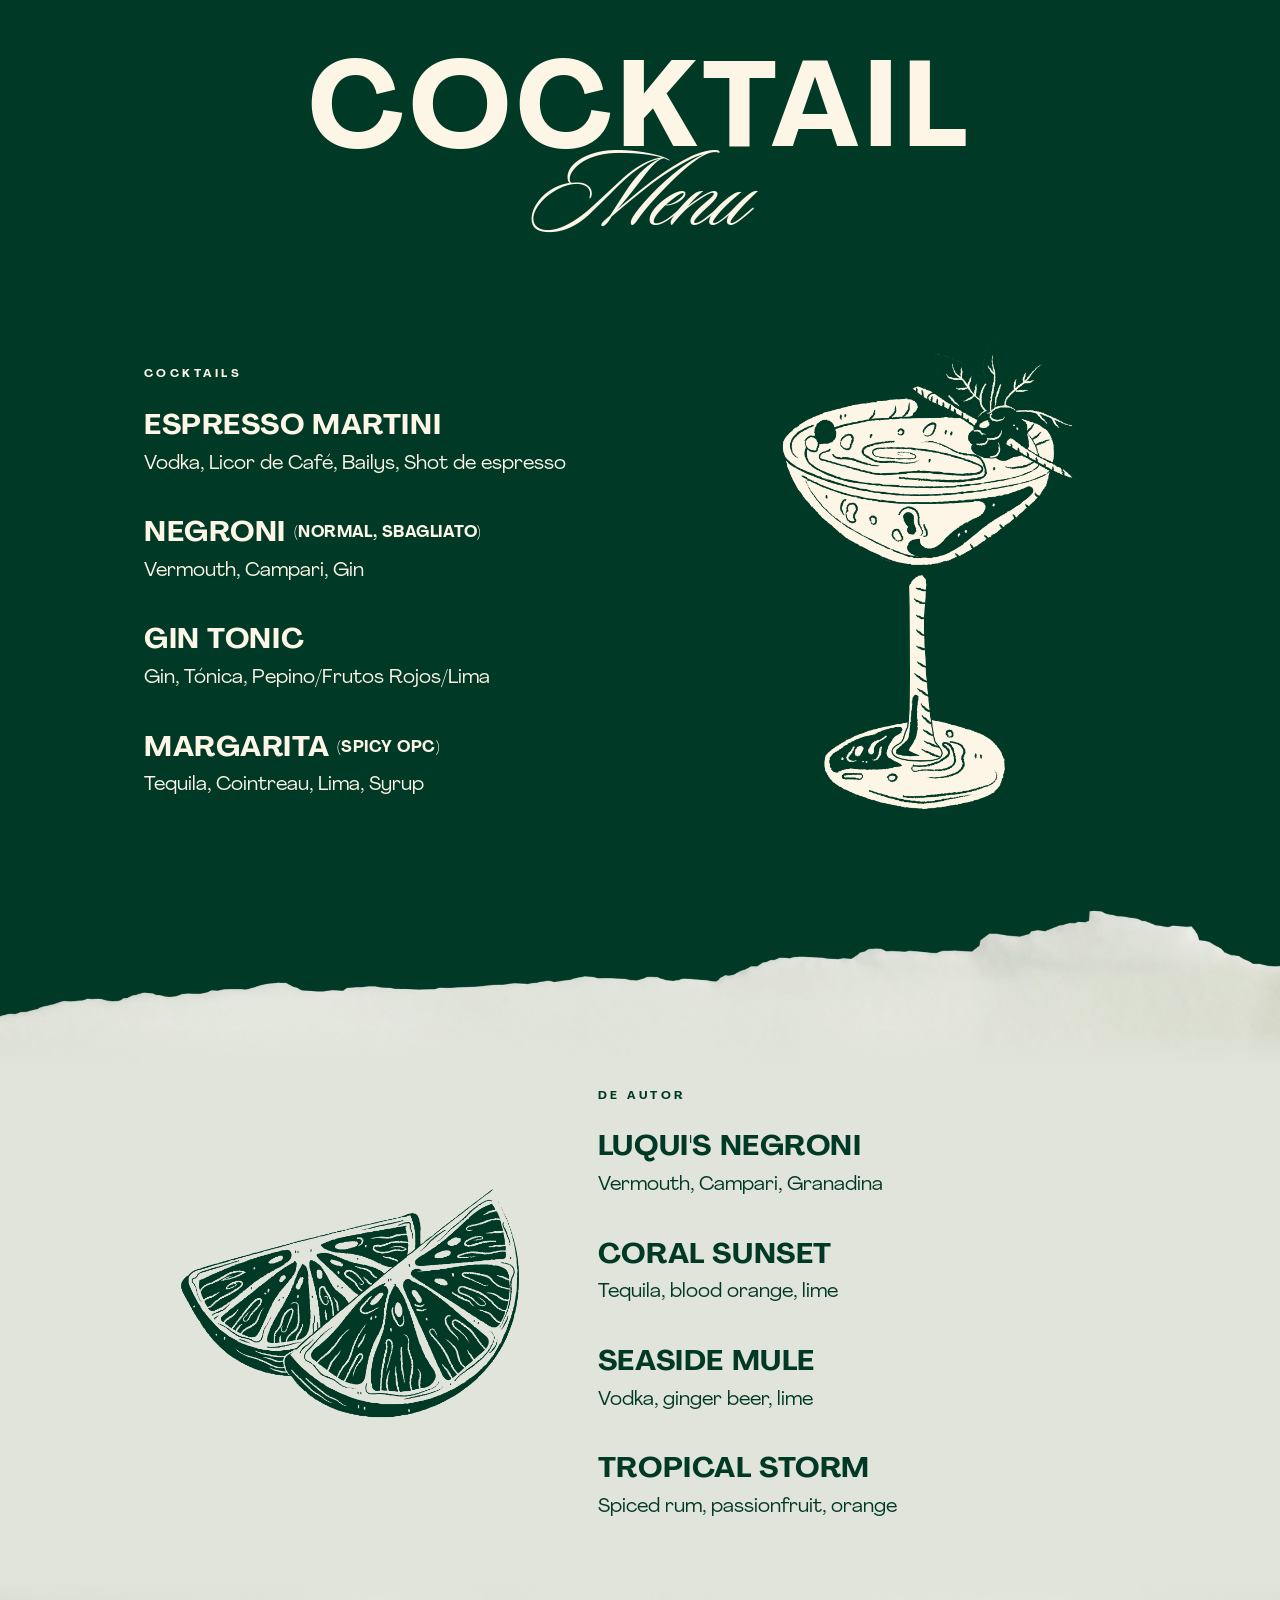
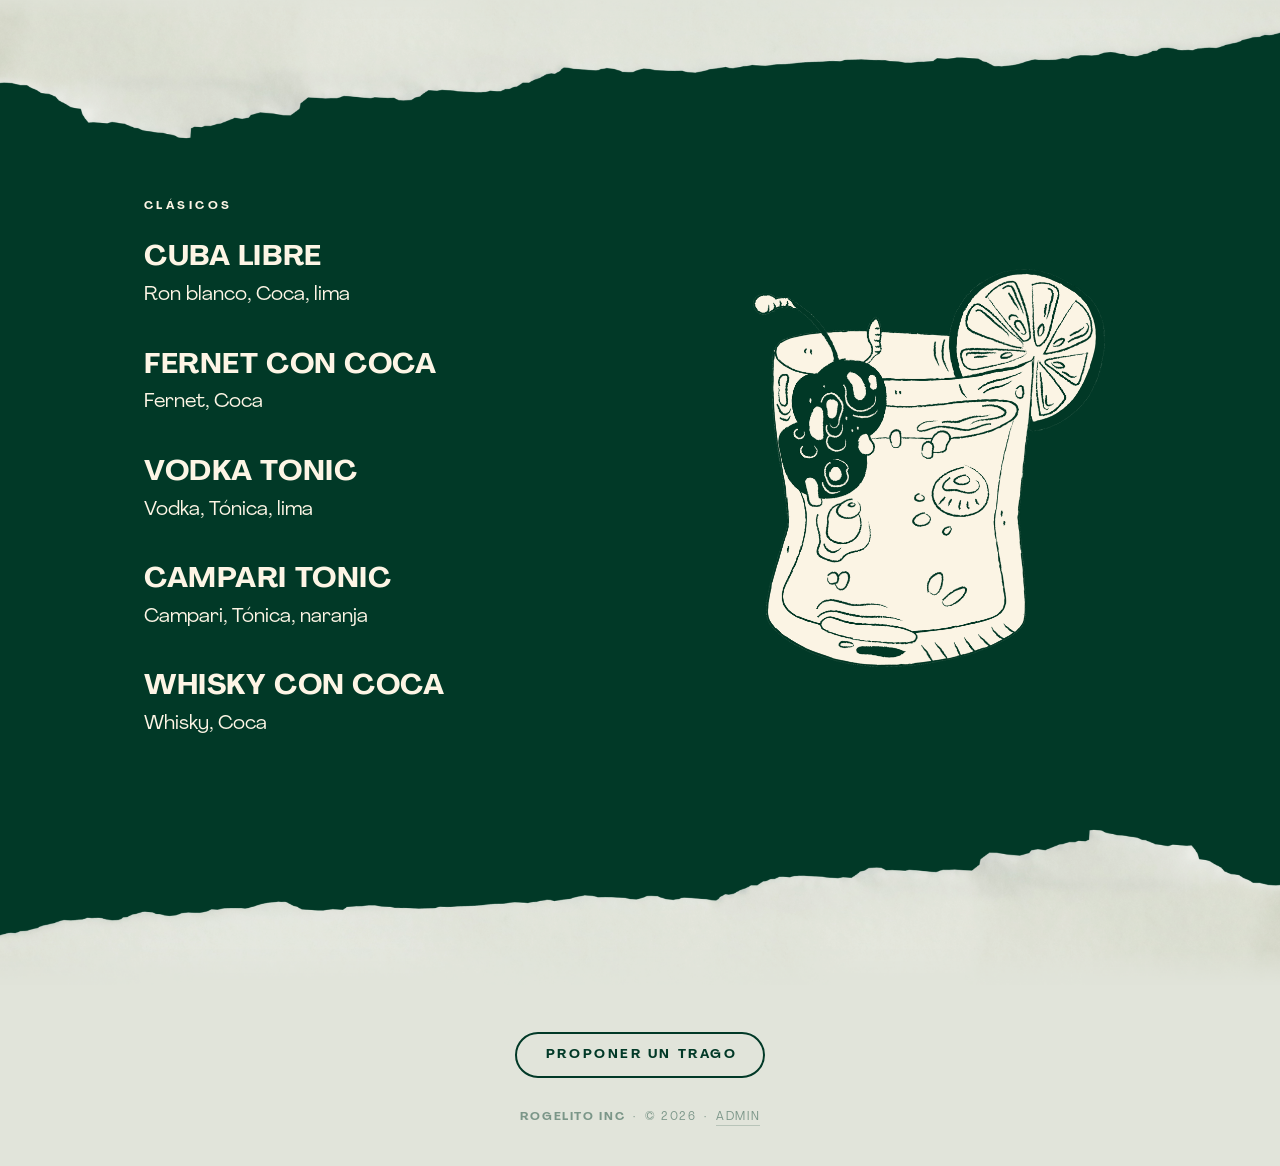
<file: index.html>
<!doctype html>
<html lang="es">
  <head>
    <meta charset="utf-8" />
    <meta name="viewport" content="width=device-width, initial-scale=1, viewport-fit=cover" />
    <meta name="theme-color" content="#013927" />
    <title>Cocktail Menu</title>
    <link rel="preconnect" href="https://fonts.googleapis.com" />
    <link rel="preconnect" href="https://fonts.gstatic.com" crossorigin />
    <link
      href="https://fonts.googleapis.com/css2?family=Poppins:wght@400;500;700;800&family=Monsieur+La+Doulaise&display=swap"
      rel="stylesheet"
    />
    <link rel="stylesheet" href="estilos.css?v=20260829-13" />
  </head>
  <body>
    <!-- ===== Sección verde ===== -->
    <section class="seccion seccion--verde">
      <header class="cabecera">
        <h1 class="titulo reveal-titulo">COCKTAIL</h1>
        <p class="titulo-script reveal-script"><span>Menu</span></p>
      </header>

      <div class="bloque">
        <ul class="lista" data-seccion="cocktails">
          <li class="rotulo reveal">Cocktails</li>
          <li class="trago reveal">
            <h2>ESPRESSO MARTINI</h2>
            <p>Vodka, Licor de Café, Bailys, Shot de espresso</p>
          </li>
          <li class="trago reveal">
            <h2>NEGRONI <span class="nota">(NORMAL, SBAGLIATO)</span></h2>
            <p>Vermouth, Campari, Gin</p>
          </li>
          <li class="trago reveal">
            <h2>GIN TONIC</h2>
            <p>Gin, Tónica, Pepino/Frutos Rojos/Lima</p>
          </li>
          <li class="trago reveal">
            <h2>MARGARITA <span class="nota">(SPICY OPC)</span></h2>
            <p>Tequila, Cointreau, Lima, Syrup</p>
          </li>
        </ul>

        <figure class="ilustracion reveal-ilustracion">
          <img src="img/copa.png" alt="" width="560" height="850" />
        </figure>
      </div>
    </section>

    <!-- ===== Borde de papel rasgado ===== -->
    <div class="rasgado reveal-rasgado" aria-hidden="true" data-revela="#papel">
      <img src="img/rasgado.png" alt="" width="2121" height="320" />
    </div>

    <!-- ===== Sección papel ===== -->
    <section class="seccion seccion--papel revelar-rasgado" id="papel">
      <div class="bloque bloque--invertido">
        <figure class="ilustracion ilustracion--limas reveal-ilustracion">
          <img src="img/limas.png" alt="" width="740" height="510" />
        </figure>

        <ul class="lista" data-seccion="autor">
          <li class="rotulo rotulo--verde reveal">De autor</li>
          <li class="trago trago--verde reveal">
            <h2>LUQUI'S NEGRONI</h2>
            <p>Vermouth, Campari, Granadina</p>
          </li>
          <li class="trago trago--verde reveal">
            <h2>CORAL SUNSET</h2>
            <p>Tequila, blood orange, lime</p>
          </li>
          <li class="trago trago--verde reveal">
            <h2>SEASIDE MULE</h2>
            <p>Vodka, ginger beer, lime</p>
          </li>
          <li class="trago trago--verde reveal">
            <h2>TROPICAL STORM</h2>
            <p>Spiced rum, passionfruit, orange</p>
          </li>
        </ul>
      </div>

    </section>

    <!-- ===== Borde de papel rasgado (papel → verde), sin animación ===== -->
    <div class="rasgado rasgado--invertido" aria-hidden="true">
      <img src="img/rasgado-2.png" alt="" width="2121" height="320" />
    </div>

    <!-- ===== Sección clásicos ===== -->
    <section class="seccion seccion--verde seccion--clasicos">
      <div class="bloque">
        <ul class="lista" data-seccion="clasicos">
          <li class="rotulo reveal">Clásicos</li>
          <li class="trago reveal">
            <h2>CUBA LIBRE</h2>
            <p>Ron blanco, Coca, lima</p>
          </li>
          <li class="trago reveal">
            <h2>FERNET CON COCA</h2>
            <p>Fernet, Coca</p>
          </li>
          <li class="trago reveal">
            <h2>VODKA TONIC</h2>
            <p>Vodka, Tónica, lima</p>
          </li>
          <li class="trago reveal">
            <h2>CAMPARI TONIC</h2>
            <p>Campari, Tónica, naranja</p>
          </li>
          <li class="trago reveal">
            <h2>WHISKY CON COCA</h2>
            <p>Whisky, Coca</p>
          </li>
        </ul>

        <figure class="ilustracion ilustracion--vaso reveal-ilustracion">
          <img src="img/vaso.png" alt="" width="700" height="791" />
        </figure>
      </div>
    </section>

    <!-- ===== Borde de papel rasgado (verde → papel), sin animación ===== -->
    <div class="rasgado" aria-hidden="true">
      <img src="img/rasgado.png" alt="" width="2121" height="320" />
    </div>

    <!-- ===== Footer ===== -->
    <footer class="pie-sitio">
      <button type="button" class="pie-boton" id="abrir-propuesta">
        Proponer un trago
      </button>

      <p class="pie-legal">
        <span class="pie-marca">Rogelito Inc</span>
        <span aria-hidden="true">·</span>
        <span>© 2026</span>
        <span aria-hidden="true">·</span>
        <a href="admin.html">Admin</a>
      </p>
    </footer>

    <!-- ===== Ventana: proponer un trago ===== -->
    <div class="modal oculto" id="modal-propuesta" role="dialog" aria-modal="true" aria-labelledby="modal-titulo">
      <div class="modal-caja">
        <h2 class="modal-titulo" id="modal-titulo">Proponer un trago</h2>
        <p class="modal-texto">
          ¿Se te ocurre algo rico? Dejanos tu idea y quizás aparezca en la próxima carta.
        </p>

        <label class="modal-campo">
          <span>Nombre del trago</span>
          <input id="p-nombre" type="text" autocomplete="off" maxlength="60" placeholder="Mojito de maracuyá" />
        </label>

        <label class="modal-campo">
          <span>Ingredientes (opcional)</span>
          <input id="p-ingredientes" type="text" autocomplete="off" maxlength="200" placeholder="Ron, maracuyá, menta, lima" />
        </label>

        <label class="modal-campo">
          <span>Tu nombre (opcional)</span>
          <input id="p-autor" type="text" autocomplete="off" maxlength="40" placeholder="Rory" />
        </label>

        <p class="modal-estado" id="p-msj"></p>

        <div class="modal-acciones">
          <button type="button" class="modal-boton modal-boton--secundario" id="p-cerrar">Cancelar</button>
          <button type="button" class="modal-boton" id="p-enviar">Enviar propuesta</button>
        </div>
      </div>
    </div>

    <script src="config.js?v=20260829-13"></script>
    <script src="menu.js?v=20260829-13"></script>
  </body>
</html>
</file>
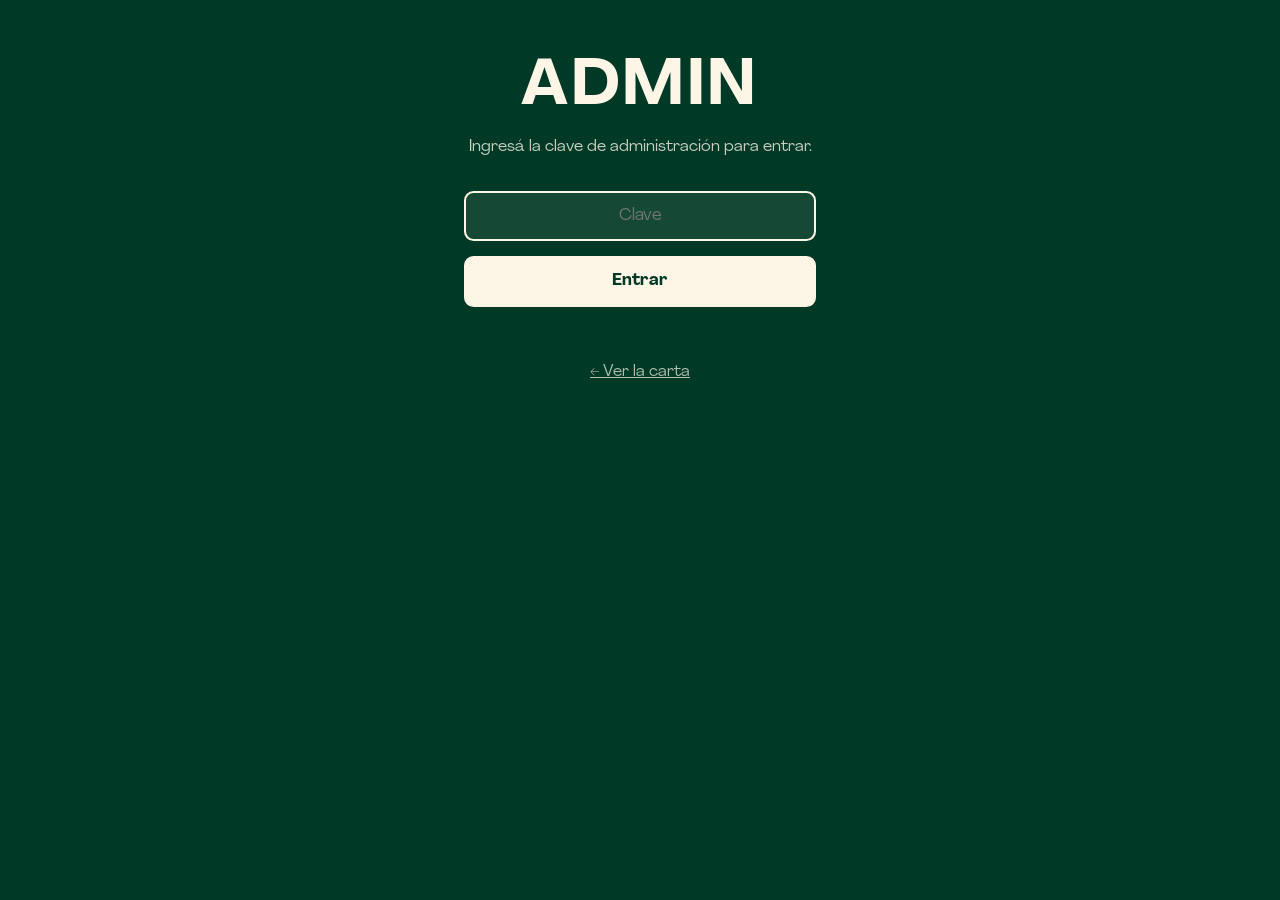
<file: admin.html>
<!doctype html>
<html lang="es">
  <head>
    <meta charset="utf-8" />
    <meta name="viewport" content="width=device-width, initial-scale=1, viewport-fit=cover" />
    <meta name="theme-color" content="#013927" />
    <meta name="robots" content="noindex" />
    <title>Admin · Cocktail Menu</title>
    <link rel="stylesheet" href="estilos.css?v=20260829-13" />
  </head>
  <body>
    <!-- ===== Entrada con clave ===== -->
    <section class="seccion seccion--verde admin" id="gate">
      <header class="cabecera cabecera--admin">
        <h1 class="titulo titulo--admin">ADMIN</h1>
        <p class="admin-ayuda">Ingresá la clave de administración para entrar.</p>
      </header>
      <div class="admin-gate">
        <input type="password" id="g-clave" placeholder="Clave" autocomplete="current-password" />
        <button id="g-entrar" type="button" class="admin-boton">Entrar</button>
        <p class="admin-estado" id="g-msj"></p>
      </div>
      <p class="admin-pie">
        <a class="admin-enlace" href="index.html">← Ver la carta</a>
      </p>
    </section>

    <!-- ===== Panel (visible tras validar la clave) ===== -->
    <section class="seccion seccion--verde admin oculto" id="panel">
      <header class="cabecera cabecera--admin">
        <h1 class="titulo titulo--admin">ADMIN</h1>
      </header>

      <nav class="tabs" id="tabs">
        <button type="button" class="tab tab--activa" data-tab="ingredientes">Ingredientes</button>
        <button type="button" class="tab" data-tab="tragos">Tragos</button>
        <button type="button" class="tab" data-tab="propuestas">
          Propuestas <span class="tab-globo oculto" id="globo-propuestas">0</span>
        </button>
      </nav>

      <!-- Pestaña: ingredientes -->
      <div class="tab-panel" data-panel="ingredientes">
        <p class="admin-ayuda">
          Tocá un ingrediente para marcarlo disponible o agotado.
          Los tragos que usen un ingrediente agotado se muestran en gris en la carta.
        </p>

        <div class="admin-chips" id="chips">
          <p class="admin-estado" id="estado">Cargando ingredientes…</p>
        </div>

        <div class="admin-acciones-ing">
          <button type="button" class="admin-boton oculto" id="btn-super">
            🛒 Copiar lista del súper
          </button>
          <button
            type="button"
            class="admin-boton admin-boton--secundario oculto"
            id="btn-limpiar"
          >
            Limpiar sin uso
          </button>
        </div>
        <p class="admin-estado" id="msj-ing"></p>
      </div>

      <!-- Pestaña: propuestas -->
      <div class="tab-panel oculto" data-panel="propuestas">
        <p class="admin-ayuda">
          Ideas que dejaron los invitados desde la carta.
          «Usar» la carga en el formulario de tragos para que la completes.
        </p>
        <ul class="admin-lista-tragos" id="lista-propuestas"></ul>
      </div>

      <!-- Pestaña: tragos -->
      <div class="tab-panel oculto" data-panel="tragos">
      <div class="admin-tragos admin-tragos--tab">
        <p class="admin-ayuda">
          Editá, pausá (lo saca de la carta sin borrarlo) o eliminá cada trago.
        </p>
        <ul class="admin-lista-tragos" id="lista-tragos"></ul>
      </div>

      <div class="admin-form" id="form-trago">
        <h2 class="admin-subtitulo" id="f-titulo">AGREGAR TRAGO</h2>

        <label class="admin-campo">
          <span>Nombre</span>
          <input id="f-nombre" type="text" autocomplete="off" placeholder="Mojito" />
        </label>

        <label class="admin-campo">
          <span>Nota (opcional)</span>
          <input id="f-nota" type="text" autocomplete="off" placeholder="Spicy opc" />
        </label>

        <label class="admin-campo">
          <span>Sección</span>
          <select id="f-seccion">
            <option value="cocktails">Cocktails (sección verde)</option>
            <option value="autor">De autor (sección papel)</option>
            <option value="clasicos">Clásicos (los básicos)</option>
          </select>
        </label>

        <p class="admin-campo-titulo">Ingredientes del trago</p>
        <div class="admin-chips admin-chips--picker" id="f-picker"></div>

        <div class="admin-nuevo">
          <input id="f-nuevo" type="text" autocomplete="off" placeholder="Nuevo ingrediente…" />
          <button id="f-agregar-ing" type="button" class="admin-boton admin-boton--secundario">
            + Agregar
          </button>
        </div>

        <label class="admin-campo">
          <span>Texto que se muestra en la carta</span>
          <input id="f-texto" type="text" autocomplete="off" placeholder="Se completa solo al elegir ingredientes" />
        </label>

        <button id="f-guardar" type="button" class="admin-boton">Guardar trago</button>
        <button id="f-cancelar" type="button" class="admin-boton admin-boton--secundario oculto">
          Cancelar edición
        </button>
        <p class="admin-estado" id="f-msj"></p>
      </div>
      </div>

      <p class="admin-pie">
        <a class="admin-enlace" href="index.html">← Ver la carta</a>
      </p>
    </section>

    <script src="config.js?v=20260829-13"></script>
    <script src="admin.js?v=20260829-13"></script>
  </body>
</html>
</file>
<file: estilos.css>
/* ===== Fuentes =====
   Agrandir y Sloop Script Pro son fuentes con licencia: colocá los archivos
   .woff2 en la carpeta fonts/ con estos nombres y se activan solas.
   Mientras no estén, se usan Poppins y Monsieur La Doulaise como sustitutas. */
@font-face {
  font-family: "Agrandir";
  src: url("fonts/Agrandir-Regular.woff2") format("woff2");
  font-weight: 400;
  font-display: swap;
}
@font-face {
  font-family: "Agrandir";
  src: url("fonts/Agrandir-Bold.woff2") format("woff2");
  font-weight: 700;
  font-display: swap;
}
@font-face {
  font-family: "Sloop Script Pro";
  src: url("fonts/SloopScriptPro.woff2") format("woff2");
  font-weight: 400;
  font-display: swap;
}

:root {
  --verde: #013927;
  --crema: #fdf5e5;
  --papel: #e1e4da;

  --fuente-sans: "Agrandir", "Poppins", "Helvetica Neue", Arial, sans-serif;
  --fuente-script: "Sloop Script Pro", "Monsieur La Doulaise", cursive;
}

* {
  box-sizing: border-box;
  margin: 0;
}

html {
  -webkit-text-size-adjust: 100%;
}

body {
  font-family: var(--fuente-sans);
  background: var(--verde);
  color: var(--crema);
  min-height: 100vh;
  min-height: 100dvh;
}

.seccion {
  padding-left: max(1.5rem, env(safe-area-inset-left));
  padding-right: max(1.5rem, env(safe-area-inset-right));
}

.seccion--verde {
  background: var(--verde);
  padding-top: max(3.5rem, env(safe-area-inset-top));
  padding-bottom: 3rem;
}

.seccion--papel {
  background: var(--papel);
  color: var(--verde);
  padding-top: 1.5rem;
  padding-bottom: 4rem;
}

.seccion--clasicos {
  padding-top: 1.5rem;
  padding-bottom: 3.5rem;
}

/* ===== Cabecera ===== */
.cabecera {
  text-align: center;
  margin-bottom: clamp(2.5rem, 8vw, 5rem);
}

.titulo {
  font-weight: 700;
  font-size: clamp(3rem, 13vw, 7.5rem);
  letter-spacing: 0.04em;
  line-height: 1;
}

.titulo-script {
  font-family: var(--fuente-script);
  font-weight: 400;
  font-size: clamp(3.2rem, 12vw, 7rem);
  line-height: 0.9;
  margin-top: -0.15em;
}

/* ===== Layout de bloques ===== */
.bloque {
  width: min(100%, 62rem);
  margin: 0 auto;
  display: grid;
  grid-template-columns: 1fr;
  gap: 2.5rem;
  align-items: center;
}

@media (min-width: 640px) {
  .bloque {
    grid-template-columns: 1.3fr 1fr;
  }
  .bloque--invertido {
    grid-template-columns: 1fr 1.3fr;
  }
}

/* ===== Tragos ===== */
.lista {
  list-style: none;
  padding: 0;
  display: grid;
  gap: clamp(1.6rem, 4vw, 2.4rem);
}

/* Rótulo de sección */
.rotulo {
  font-size: 0.72rem;
  font-weight: 700;
  letter-spacing: 0.3em;
  text-transform: uppercase;
  opacity: 0.55;
  margin-bottom: -0.8rem;
}

.rotulo--verde {
  color: var(--verde);
}

.trago h2 {
  font-size: clamp(1.3rem, 4.8vw, 1.8rem);
  font-weight: 700;
  text-transform: uppercase;
  letter-spacing: 0.02em;
}

.trago .nota {
  font-size: 0.55em;
  font-weight: 700;
  vertical-align: 0.25em;
  letter-spacing: 0.03em;
}

.trago p {
  font-size: clamp(1rem, 3.8vw, 1.25rem);
  font-weight: 400;
  margin-top: 0.3rem;
}

.trago--verde {
  color: var(--verde);
}

/* Trago sin ingredientes disponibles: en gris.
   li.…: especificidad mayor que .trago--verde y que .reveal.visible */
li.trago--agotado {
  color: #98a09b;
}

li.trago--agotado.reveal.visible {
  opacity: 0.65;
}

/* ===== Ilustraciones ===== */
.ilustracion {
  display: flex;
  justify-content: center;
}

.ilustracion img {
  width: clamp(11rem, 46vw, 20rem);
  max-width: 100%;
  height: auto;
}

.ilustracion--limas img {
  width: clamp(13rem, 55vw, 24rem);
}

.ilustracion--vaso img {
  width: clamp(12rem, 52vw, 22rem);
}

/* En una columna (móvil), la copa va después de los tragos y las limas antes */
@media (max-width: 639px) {
  .bloque--invertido .ilustracion {
    order: 2;
  }
}

/* ===== Footer del sitio ===== */
.pie-sitio {
  background: var(--papel);
  color: var(--verde);
  text-align: center;
  padding: 3rem 1.5rem max(2.5rem, env(safe-area-inset-bottom));
  padding-left: max(1.5rem, env(safe-area-inset-left));
  padding-right: max(1.5rem, env(safe-area-inset-right));
}

.pie-boton {
  font-family: var(--fuente-sans);
  font-size: 0.8rem;
  font-weight: 700;
  letter-spacing: 0.2em;
  text-transform: uppercase;
  line-height: 1;
  color: var(--verde);
  background: transparent;
  border: 2px solid var(--verde);
  border-radius: 999px;
  padding: 0.9rem 1.6rem 0.9rem 1.8rem;
  cursor: pointer;
  transition:
    background 0.2s ease,
    color 0.2s ease,
    transform 0.1s ease;
}

.pie-boton:hover,
.pie-boton:focus-visible {
  background: var(--verde);
  color: var(--crema);
}

.pie-boton:active {
  transform: scale(0.97);
}

.pie-legal {
  margin-top: 2rem;
  font-size: 0.72rem;
  letter-spacing: 0.14em;
  text-transform: uppercase;
  opacity: 0.45;
  display: flex;
  flex-wrap: wrap;
  gap: 0.5rem;
  justify-content: center;
}

.pie-marca {
  font-weight: 700;
}

.pie-legal a {
  color: inherit;
  text-decoration: none;
  border-bottom: 1px solid rgba(1, 57, 39, 0.4);
}

.pie-legal a:hover,
.pie-legal a:focus-visible {
  border-bottom-color: var(--verde);
}

/* ===== Ventana de propuesta ===== */
.modal {
  position: fixed;
  inset: 0;
  z-index: 10;
  background: rgba(1, 25, 17, 0.75);
  display: grid;
  place-items: center;
  padding: 1.25rem;
  overflow-y: auto;
  animation: modal-entra 0.25s ease-out;
}

@keyframes modal-entra {
  from {
    opacity: 0;
  }
}

.modal-caja {
  width: min(100%, 27rem);
  background: var(--verde);
  border: 2px solid rgba(253, 245, 229, 0.35);
  border-radius: 1rem;
  padding: 1.75rem 1.5rem;
  text-align: left;
  display: grid;
  gap: 0.9rem;
}

.modal-titulo {
  font-family: var(--fuente-script);
  font-size: clamp(2.4rem, 11vw, 3.2rem);
  font-weight: 400;
  line-height: 1;
  text-align: center;
  /* las cursivas se inclinan a la derecha: un poco de sangría las centra ópticamente */
  padding: 0.1rem 0 0.2rem 0.4rem;
}

.modal-texto {
  font-size: 0.95rem;
  line-height: 1.45;
  opacity: 0.8;
  text-align: center;
  margin-bottom: 0.3rem;
}

.modal-campo {
  display: grid;
  gap: 0.35rem;
}

.modal-campo span {
  font-size: 0.85rem;
  font-weight: 700;
  opacity: 0.85;
}

.modal-campo input {
  font-family: var(--fuente-sans);
  font-size: 1rem;
  color: var(--crema);
  background: rgba(253, 245, 229, 0.08);
  border: 2px solid rgba(253, 245, 229, 0.4);
  border-radius: 0.6rem;
  padding: 0.65rem 0.85rem;
  width: 100%;
}

.modal-campo input::placeholder {
  color: rgba(253, 245, 229, 0.4);
}

.modal-campo input:focus {
  outline: none;
  border-color: var(--crema);
}

.modal-estado {
  font-size: 0.9rem;
  min-height: 1.2em;
  opacity: 0.85;
  text-align: center;
}

.modal-acciones {
  display: flex;
  gap: 0.7rem;
}

.modal-boton {
  flex: 1;
  font-family: var(--fuente-sans);
  font-size: 1rem;
  font-weight: 700;
  padding: 0.75rem 1rem;
  border-radius: 0.6rem;
  border: 2px solid var(--crema);
  background: var(--crema);
  color: var(--verde);
  cursor: pointer;
}

.modal-boton:disabled {
  opacity: 0.55;
}

.modal-boton--secundario {
  background: transparent;
  color: var(--crema);
}

/* ===== Borde de papel rasgado ===== */
.rasgado {
  background: var(--verde);
  line-height: 0;
}

.rasgado--invertido {
  background: var(--papel);
}


.rasgado img {
  display: block;
  width: 100%;
  height: auto;
  /* al escalar la imagen el navegador mezcla la última fila de píxeles y deja
     una línea fina: el solape de 1px la tapa */
  margin-top: -1px;
  margin-bottom: -1px;
}

/* ===== Página de ingredientes (admin.html) ===== */
.admin {
  min-height: 100vh;
  min-height: 100dvh;
  padding-bottom: 4rem;
}

.cabecera--admin {
  margin-bottom: 2rem;
}

.titulo--admin {
  font-size: clamp(2rem, 8vw, 4rem);
}

.admin-ayuda {
  max-width: 34rem;
  margin: 1rem auto 0;
  font-size: 1rem;
  opacity: 0.8;
  line-height: 1.45;
}

.admin-chips {
  width: min(100%, 44rem);
  margin: 0 auto;
  display: flex;
  flex-wrap: wrap;
  justify-content: center;
  gap: 0.7rem;
}

.chip {
  font-family: var(--fuente-sans);
  font-size: 1rem;
  font-weight: 700;
  padding: 0.65rem 1.15rem;
  border-radius: 999px;
  border: 2px solid var(--crema);
  cursor: pointer;
  transition:
    background 0.2s ease,
    color 0.2s ease,
    opacity 0.2s ease,
    transform 0.1s ease;
}

.chip:active {
  transform: scale(0.96);
}

.chip--on {
  background: var(--crema);
  color: var(--verde);
}

.chip--off {
  background: transparent;
  color: var(--crema);
  border-style: dashed;
  opacity: 0.4;
  filter: grayscale(1);
  text-decoration: line-through;
}

.admin-estado {
  font-size: 1rem;
  opacity: 0.7;
  white-space: pre-line;
}

/* Ingrediente que ningún trago usa */
.chip--sinuso {
  border-style: dotted;
  position: relative;
}

.chip--sinuso::after {
  content: "sin uso";
  position: absolute;
  top: -0.6rem;
  right: -0.2rem;
  font-size: 0.6rem;
  letter-spacing: 0.05em;
  text-transform: uppercase;
  background: #e8a9a0;
  color: var(--verde);
  border-radius: 999px;
  padding: 0.05rem 0.4rem;
}

.admin-acciones-ing {
  display: flex;
  flex-wrap: wrap;
  gap: 0.6rem;
  justify-content: center;
  margin-top: 2rem;
}

/* ===== Utilidades ===== */
.oculto {
  display: none !important;
}

/* ===== Entrada con clave ===== */
.admin-gate {
  width: min(100%, 22rem);
  margin: 0 auto;
  display: grid;
  gap: 0.9rem;
}

.admin-gate input {
  font-family: var(--fuente-sans);
  font-size: 1.05rem;
  color: var(--crema);
  background: rgba(253, 245, 229, 0.08);
  border: 2px solid rgba(253, 245, 229, 0.4);
  border-radius: 0.6rem;
  padding: 0.75rem 0.9rem;
  text-align: center;
}

.admin-gate input:focus {
  outline: none;
  border-color: var(--crema);
}

/* ===== Pestañas ===== */
.tabs {
  width: min(100%, 44rem);
  margin: 0 auto 2rem;
  display: flex;
  gap: 0.4rem;
  justify-content: center;
  flex-wrap: wrap;
}

.tab {
  font-family: var(--fuente-sans);
  font-size: 0.9rem;
  font-weight: 700;
  color: var(--crema);
  background: transparent;
  border: 2px solid rgba(253, 245, 229, 0.3);
  border-radius: 999px;
  padding: 0.5rem 1.1rem;
  cursor: pointer;
  opacity: 0.6;
  display: inline-flex;
  align-items: center;
  gap: 0.45rem;
  transition:
    opacity 0.2s ease,
    background 0.2s ease,
    color 0.2s ease;
}

.tab--activa {
  background: var(--crema);
  border-color: var(--crema);
  color: var(--verde);
  opacity: 1;
}

.tab-globo {
  font-size: 0.72rem;
  font-weight: 700;
  min-width: 1.35rem;
  height: 1.35rem;
  padding: 0 0.35rem;
  border-radius: 999px;
  background: #e8a9a0;
  color: var(--verde);
  display: inline-grid;
  place-items: center;
}

.tab-panel {
  width: min(100%, 44rem);
  margin: 0 auto;
}

/* ===== Lista de tragos ===== */
.admin-tragos {
  width: min(100%, 44rem);
  margin: 3.5rem auto 0;
  padding-top: 2.5rem;
  border-top: 1px solid rgba(253, 245, 229, 0.25);
}

.admin-tragos--tab {
  margin-top: 0;
  padding-top: 0;
  border-top: none;
}

.trago-fila-meta {
  letter-spacing: 0.05em;
  text-transform: uppercase;
  font-size: 0.75em;
}

.admin-tragos .admin-ayuda {
  margin-bottom: 1.4rem;
}

.admin-lista-tragos {
  list-style: none;
  padding: 0;
  margin: 0;
  display: grid;
  gap: 0.8rem;
  text-align: left;
}

.trago-fila {
  display: flex;
  flex-wrap: wrap;
  gap: 0.8rem;
  align-items: center;
  justify-content: space-between;
  background: rgba(253, 245, 229, 0.07);
  border: 1px solid rgba(253, 245, 229, 0.2);
  border-radius: 0.8rem;
  padding: 0.9rem 1.1rem;
}

.trago-fila--pausado {
  opacity: 0.55;
  border-style: dashed;
}

.trago-fila-info {
  line-height: 1.45;
  min-width: 12rem;
  flex: 1;
}

.trago-fila-info small {
  opacity: 0.7;
}

.trago-fila-nota {
  font-size: 0.85em;
  opacity: 0.8;
}

.trago-fila-etiqueta {
  font-weight: 700;
  letter-spacing: 0.06em;
  opacity: 1 !important;
}

.trago-fila-acciones {
  display: flex;
  gap: 0.5rem;
  flex-wrap: wrap;
}

.admin-boton--mini {
  font-size: 0.85rem;
  padding: 0.45rem 0.8rem;
}

.admin-boton.admin-boton--peligro {
  background: transparent;
  color: #e8a9a0;
  border-color: #e8a9a0;
}

/* ===== Formulario agregar trago ===== */
.admin-form {
  width: min(100%, 34rem);
  margin: 3.5rem auto 0;
  padding-top: 2.5rem;
  border-top: 1px solid rgba(253, 245, 229, 0.25);
  display: grid;
  gap: 1.1rem;
  text-align: left;
}

.admin-subtitulo {
  font-size: clamp(1.4rem, 5vw, 2rem);
  font-weight: 700;
  text-align: center;
  letter-spacing: 0.03em;
}

.admin-campo {
  display: grid;
  gap: 0.35rem;
}

.admin-campo span,
.admin-campo-titulo {
  font-size: 0.9rem;
  font-weight: 700;
  opacity: 0.85;
}

.admin-campo-titulo {
  margin-bottom: -0.5rem;
}

.admin-campo input,
.admin-campo select,
.admin-nuevo input {
  font-family: var(--fuente-sans);
  font-size: 1rem;
  color: var(--crema);
  background: rgba(253, 245, 229, 0.08);
  border: 2px solid rgba(253, 245, 229, 0.4);
  border-radius: 0.6rem;
  padding: 0.65rem 0.85rem;
  width: 100%;
}

.admin-campo input::placeholder,
.admin-nuevo input::placeholder {
  color: rgba(253, 245, 229, 0.4);
}

.admin-campo input:focus,
.admin-campo select:focus,
.admin-nuevo input:focus {
  outline: none;
  border-color: var(--crema);
}

.admin-campo select option {
  color: var(--verde);
  background: var(--crema);
}

.admin-chips--picker {
  justify-content: flex-start;
  gap: 0.5rem;
}

.chip--picker {
  font-size: 0.9rem;
  padding: 0.45rem 0.9rem;
  border: 2px solid rgba(253, 245, 229, 0.45);
  background: transparent;
  color: var(--crema);
  opacity: 0.75;
}

.chip--picker.chip--sel {
  background: var(--crema);
  color: var(--verde);
  opacity: 1;
}

.admin-nuevo {
  display: flex;
  gap: 0.6rem;
}

.admin-nuevo input {
  flex: 1;
}

.admin-boton {
  font-family: var(--fuente-sans);
  font-size: 1.05rem;
  font-weight: 700;
  padding: 0.8rem 1.4rem;
  border-radius: 0.6rem;
  border: 2px solid var(--crema);
  background: var(--crema);
  color: var(--verde);
  cursor: pointer;
}

.admin-boton:active {
  transform: scale(0.98);
}

.admin-boton:disabled {
  opacity: 0.5;
}

.admin-boton--secundario {
  background: transparent;
  color: var(--crema);
  white-space: nowrap;
}

.admin-pie {
  text-align: center;
  margin-top: 2.5rem;
}

.admin-enlace {
  color: var(--crema);
  font-family: var(--fuente-sans);
  opacity: 0.7;
}

/* ===== Animaciones de aparición ===== */
.reveal {
  opacity: 0;
  transform: translateY(1.5rem);
  transition:
    opacity 0.7s ease-out,
    transform 0.7s ease-out;
}

.reveal.visible {
  opacity: 1;
  transform: none;
}

/* Título: fade elegante mientras el espaciado de letras se asienta */
.reveal-titulo {
  opacity: 0;
  letter-spacing: 0.12em;
  transition:
    opacity 1.1s ease-out,
    letter-spacing 1.3s cubic-bezier(0.22, 1, 0.36, 1);
}

.reveal-titulo.visible {
  opacity: 1;
  letter-spacing: 0.04em;
}

/* "Menu": se revela de izquierda a derecha, como una firma.
   El clip va en el hijo: un elemento con clip-path vacío nunca
   dispara el IntersectionObserver. */
.reveal-script span {
  display: inline-block;
  opacity: 0;
  clip-path: inset(-10% 100% -10% 0);
  transition:
    opacity 0.3s ease-out 0.55s,
    clip-path 1s ease-in-out 0.55s;
}

.reveal-script.visible span {
  opacity: 1;
  clip-path: inset(-10% -5% -10% 0);
}

/* Ilustraciones: se asientan con un zoom y giro sutiles */
.reveal-ilustracion {
  opacity: 0;
  transform: translateY(1rem) scale(0.94) rotate(-2.5deg);
  transition:
    opacity 0.9s ease-out,
    transform 1.2s cubic-bezier(0.22, 1, 0.36, 1);
}

.reveal-ilustracion.visible {
  opacity: 1;
  transform: none;
}

/* La tela verde se rasga y debajo aparece el papel:
   la sección se destapa de arriba hacia abajo siguiendo a la rotura */
.revelar-rasgado {
  /* misma dirección, duración y curva que la rotura, y ambos arrancan en el
     mismo instante: el papel aparece justo detrás del rasgado */
  clip-path: inset(0 100% 0 0);
  transition: clip-path 1.1s cubic-bezier(0.65, 0, 0.35, 1);
}

.revelar-rasgado.visible {
  clip-path: inset(0);
}

/* Papel rasgado: la rotura "viaja" de izquierda a derecha */
.reveal-rasgado img {
  clip-path: inset(0 100% 0 0);
  transition: clip-path 1.1s cubic-bezier(0.65, 0, 0.35, 1);
}

.reveal-rasgado.visible img {
  clip-path: inset(0);
}

@media (prefers-reduced-motion: reduce) {
  .reveal,
  .reveal-titulo,
  .reveal-script span,
  .reveal-ilustracion,
  .revelar-rasgado,
  .reveal-rasgado img {
    opacity: 1;
    transform: none;
    clip-path: none;
    transition: none;
  }
  .reveal-titulo {
    letter-spacing: 0.04em;
  }
}
</file>
